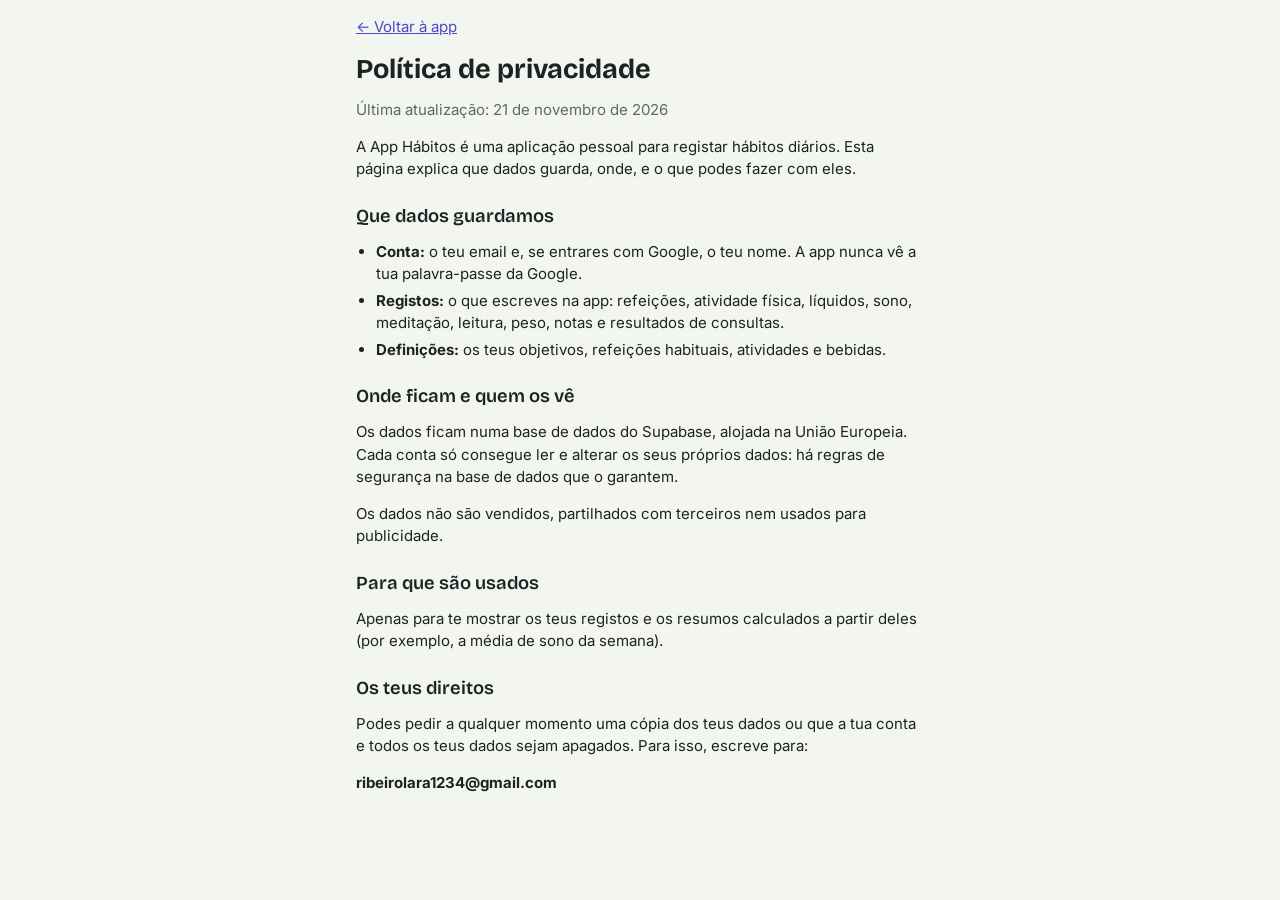
<file: privacidade.html>
<!DOCTYPE html>
<html lang="pt-PT">
<head>
  <meta charset="utf-8">
  <meta name="viewport" content="width=device-width, initial-scale=1">
  <title>Política de privacidade · App Hábitos</title>
  <link rel="stylesheet" href="https://fonts.googleapis.com/css2?family=Bricolage+Grotesque:opsz,wght@12..96,600;12..96,700&family=Inter:wght@400;500;600&display=swap">
  <link rel="stylesheet" href="css/style.css">
  <style>
    body { padding-bottom: 32px; }
    .texto { max-width: 65ch; display: grid; gap: 14px; }
    .texto h2 { margin-top: 10px; }
    .texto ul { margin: 0; padding-left: 20px; display: grid; gap: 4px; }
  </style>
</head>
<body>
  <main class="ecra">
    <article class="texto">
      <p><a href="./">← Voltar à app</a></p>
      <h1>Política de privacidade</h1>
      <p class="suave">Última atualização: 21 de novembro de 2026</p>

      <p>A App Hábitos é uma aplicação pessoal para registar hábitos diários. Esta página explica que dados guarda, onde, e o que podes fazer com eles.</p>

      <h2>Que dados guardamos</h2>
      <ul>
        <li><strong>Conta:</strong> o teu email e, se entrares com Google, o teu nome. A app nunca vê a tua palavra-passe da Google.</li>
        <li><strong>Registos:</strong> o que escreves na app: refeições, atividade física, líquidos, sono, meditação, leitura, peso, notas e resultados de consultas.</li>
        <li><strong>Definições:</strong> os teus objetivos, refeições habituais, atividades e bebidas.</li>
      </ul>

      <h2>Onde ficam e quem os vê</h2>
      <p>Os dados ficam numa base de dados do Supabase, alojada na União Europeia. Cada conta só consegue ler e alterar os seus próprios dados: há regras de segurança na base de dados que o garantem.</p>
      <p>Os dados não são vendidos, partilhados com terceiros nem usados para publicidade.</p>

      <h2>Para que são usados</h2>
      <p>Apenas para te mostrar os teus registos e os resumos calculados a partir deles (por exemplo, a média de sono da semana).</p>

      <h2>Os teus direitos</h2>
      <p>Podes pedir a qualquer momento uma cópia dos teus dados ou que a tua conta e todos os teus dados sejam apagados. Para isso, escreve para:</p>
      <!-- ✏️ ANTES DE PUBLICAR: troca o email abaixo pelo teu -->
      <p><strong>ribeirolara1234@gmail.com</strong></p>
    </article>
  </main>
</body>
</html>
</file>
<file: css/style.css>
/* =====================================================================
   App Hábitos — estilos
   Pensada primeiro para telemóvel. Todas as cores são "tokens"
   (variáveis), definidas uma vez para o tema claro e outra para o escuro.
   ===================================================================== */

:root {
  /* Superfícies e texto (neutros com um leve tom verde-acinzentado) */
  --fundo: #f3f5f1;
  --superficie: #ffffff;
  --superficie-2: #e9ede6;
  --linha: #d8ded4;
  --texto: #1b2420;
  --texto-suave: #5d6a63;

  /* Cor de destaque da app (botões, seleções) */
  --destaque: #4f46c8;
  --destaque-fundo: #ecebfb;
  --destaque-texto: #ffffff;

  /* Cores com significado: categorias das refeições */
  --plano: #23915a;
  --plano-fundo: #e2f3e8;
  --parcial: #b98500;
  --parcial-fundo: #fbf1d4;
  --livre: #d9622b;
  --livre-fundo: #fbe7dc;
  --perigo: #c4332f;

  /* Tipografia */
  --letra-titulo: 'Bricolage Grotesque', 'Segoe UI', system-ui, sans-serif;
  --letra-texto: 'Inter', 'Segoe UI', system-ui, -apple-system, sans-serif;

  --raio: 14px;
  --sombra: 0 1px 2px rgb(20 30 25 / 0.06), 0 2px 8px rgb(20 30 25 / 0.05);
  --largura: 600px;
  --altura-nav: 64px;
  color-scheme: light;
}

@media (prefers-color-scheme: dark) {
  :root {
    --fundo: #131715;
    --superficie: #1c211e;
    --superficie-2: #252b28;
    --linha: #333b36;
    --texto: #e8ece9;
    --texto-suave: #9aa69f;
    --destaque: #9c95ff;
    --destaque-fundo: #2a2850;
    --destaque-texto: #14122e;
    --plano: #5cc98b;
    --plano-fundo: #1d3326;
    --parcial: #e8b938;
    --parcial-fundo: #3a3118;
    --livre: #f08a57;
    --livre-fundo: #3d2418;
    --perigo: #f2726e;
    --sombra: none;
    color-scheme: dark;
  }
}

/* ---------- Base ---------- */
*, *::before, *::after { box-sizing: border-box; }
html, body { margin: 0; }
body {
  font-family: var(--letra-texto);
  font-size: 15px;
  line-height: 1.5;
  background: var(--fundo);
  color: var(--texto);
  -webkit-font-smoothing: antialiased;
  padding-bottom: calc(var(--altura-nav) + env(safe-area-inset-bottom, 0px) + 16px);
}
[hidden] { display: none !important; }
h1, h2, h3 { font-family: var(--letra-titulo); line-height: 1.2; margin: 0; text-wrap: balance; }
h1 { font-size: 1.7rem; font-weight: 700; }
h2 { font-size: 1.15rem; font-weight: 600; }
h3 { font-size: 1rem; font-weight: 600; }
p { margin: 0; }
a { color: var(--destaque); }
.suave { color: var(--texto-suave); }
.pequeno { font-size: 0.85rem; }
.num { font-variant-numeric: tabular-nums; }
:focus-visible { outline: 2px solid var(--destaque); outline-offset: 2px; }

.ecra {
  max-width: var(--largura);
  margin: 0 auto;
  padding: 16px max(16px, env(safe-area-inset-left, 0px)) 24px max(16px, env(safe-area-inset-right, 0px));
  display: grid;
  gap: 16px;
}
.a-carregar { color: var(--texto-suave); text-align: center; padding-top: 30vh; }

/* ---------- Cabeçalho ---------- */
.topo {
  position: sticky;
  top: 0;
  z-index: 10;
  display: flex;
  align-items: center;
  justify-content: space-between;
  max-width: var(--largura);
  margin: 0 auto;
  padding: calc(10px + env(safe-area-inset-top, 0px)) max(16px, env(safe-area-inset-right, 0px)) 10px max(16px, env(safe-area-inset-left, 0px));
  background: var(--fundo);
}
.marca {
  font-family: var(--letra-titulo);
  font-weight: 700;
  font-size: 1.1rem;
  color: var(--texto);
  text-decoration: none;
  display: flex;
  align-items: center;
  gap: 8px;
}
.marca::before {
  content: '';
  width: 18px;
  height: 18px;
  border-radius: 50%;
  border: 4px solid var(--destaque);
  border-right-color: var(--plano);
}
.botao-icone {
  display: grid;
  place-items: center;
  width: 40px;
  height: 40px;
  border-radius: 50%;
  color: var(--texto-suave);
  background: none;
  border: none;
  cursor: pointer;
  font: inherit;
  font-size: 1.6rem;
  line-height: 1;
  flex: none;
}
.botao-icone:hover { background: var(--superficie-2); color: var(--texto); }
.topo-acoes { display: flex; align-items: center; gap: 4px; }
/* Botão ↻ a girar enquanto atualiza */
.a-girar svg { animation: girar 0.8s linear infinite; }
@keyframes girar { to { transform: rotate(360deg); } }

/* ---------- Navegação de baixo ---------- */
.nav {
  position: fixed;
  left: 0;
  right: 0;
  bottom: 0;
  z-index: 10;
  display: flex;
  justify-content: center;
  background: var(--superficie);
  border-top: 1px solid var(--linha);
  padding: 0 max(8px, env(safe-area-inset-right, 0px)) env(safe-area-inset-bottom, 0px) max(8px, env(safe-area-inset-left, 0px));
}
.nav a {
  flex: 1;
  min-width: 0;
  max-width: 140px;
  height: var(--altura-nav);
  display: grid;
  place-items: center;
  align-content: center;
  gap: 2px;
  color: var(--texto-suave);
  text-decoration: none;
  font-size: 0.75rem;
  font-weight: 500;
}
.nav svg {
  width: 24px;
  height: 24px;
  fill: none;
  stroke: currentColor;
  stroke-width: 1.8;
  stroke-linecap: round;
  stroke-linejoin: round;
}
.nav a.ativo { color: var(--destaque); }
.nav a[data-rota="registar"] svg {
  width: 36px;
  height: 36px;
  padding: 6px;
  border-radius: 12px;
  background: var(--destaque);
  stroke: var(--destaque-texto);
  stroke-width: 2.4;
}

/* ---------- Cartões ---------- */
.cartao {
  background: var(--superficie);
  border-radius: var(--raio);
  box-shadow: var(--sombra);
  border: 1px solid var(--linha);
  padding: 16px;
  display: grid;
  gap: 12px;
  min-width: 0;
}
.cartao-cabeca {
  display: flex;
  align-items: center;
  justify-content: space-between;
  gap: 12px;
}
.rotulo {
  font-size: 0.72rem;
  font-weight: 600;
  letter-spacing: 0.06em;
  text-transform: uppercase;
  color: var(--texto-suave);
}

/* ---------- Botões ---------- */
.botao {
  appearance: none;
  border: none;
  border-radius: 999px;
  padding: 10px 18px;
  font: inherit;
  font-weight: 600;
  cursor: pointer;
  background: var(--destaque);
  color: var(--destaque-texto);
  display: inline-flex;
  align-items: center;
  justify-content: center;
  gap: 8px;
  text-decoration: none;
  min-height: 44px;
}
.botao:hover { filter: brightness(1.06); }
.botao:disabled { opacity: 0.55; cursor: default; }
.botao-sec { background: var(--superficie-2); color: var(--texto); }
.botao-perigo { background: var(--perigo); color: #fff; }
.botao-texto {
  background: none;
  color: var(--destaque);
  padding: 8px 4px;
  min-height: 0;
}
.botao-grande { width: 100%; padding: 14px 18px; font-size: 1rem; }
.botoes { display: flex; flex-wrap: wrap; gap: 8px; }

/* Botão do Google no ecrã de entrada */
.botao-google {
  background: var(--superficie);
  color: var(--texto);
  border: 1px solid var(--linha);
}

/* ---------- Formulários ---------- */
.campo { display: grid; gap: 4px; min-width: 0; }
.campo > span { font-size: 0.85rem; font-weight: 500; color: var(--texto-suave); }
input, textarea, select {
  font: inherit;
  color: var(--texto);
  background: var(--superficie);
  border: 1px solid var(--linha);
  border-radius: 10px;
  padding: 10px 12px;
  width: 100%;
  min-height: 44px;
}
textarea { resize: vertical; min-height: 64px; }
input[type="color"] { padding: 4px; height: 44px; }
input:focus, textarea:focus, select:focus { outline: none; border-color: var(--destaque); box-shadow: 0 0 0 3px var(--destaque-fundo); }
.linha-campos { display: grid; grid-template-columns: repeat(auto-fit, minmax(120px, 1fr)); gap: 10px; }

/* Interruptor (checkbox com aspeto de botão on/off) */
.interruptor { display: flex; align-items: center; justify-content: space-between; gap: 12px; cursor: pointer; }
.interruptor input { appearance: none; width: 46px; height: 28px; min-height: 0; padding: 0; border-radius: 999px; background: var(--linha); border: none; position: relative; cursor: pointer; flex: none; transition: background 0.15s; }
.interruptor input::after { content: ''; position: absolute; top: 3px; left: 3px; width: 22px; height: 22px; border-radius: 50%; background: #fff; transition: transform 0.15s; }
.interruptor input:checked { background: var(--destaque); }
.interruptor input:checked::after { transform: translateX(18px); }

/* Fichas (chips): escolhas rápidas */
.fichas { display: flex; flex-wrap: wrap; gap: 8px; }
.ficha {
  appearance: none;
  font: inherit;
  font-size: 0.9rem;
  font-weight: 500;
  border: 1px solid var(--linha);
  background: var(--superficie);
  color: var(--texto);
  border-radius: 999px;
  padding: 7px 14px;
  cursor: pointer;
  display: inline-flex;
  align-items: center;
  gap: 8px;
  min-height: 38px;
}
.ficha[aria-pressed="true"] { background: var(--destaque-fundo); border-color: var(--destaque); color: var(--texto); }
.ficha .ponto { width: 10px; height: 10px; border-radius: 50%; flex: none; }
.ficha-nova { border-style: dashed; color: var(--texto-suave); }

/* Botões segmentados (ex.: categoria da refeição, intensidade) */
.segmentos { display: flex; gap: 6px; flex-wrap: wrap; }
.segmentos button {
  appearance: none;
  flex: 1;
  min-width: 0;
  font: inherit;
  font-size: 0.85rem;
  font-weight: 500;
  padding: 8px 10px;
  border-radius: 10px;
  border: 1px solid var(--linha);
  background: var(--superficie);
  color: var(--texto-suave);
  cursor: pointer;
  min-height: 40px;
}
.segmentos button[aria-pressed="true"] { color: var(--texto); border-color: var(--destaque); background: var(--destaque-fundo); }
.segmentos button.cat-plano[aria-pressed="true"] { background: var(--plano-fundo); border-color: var(--plano); }
.segmentos button.cat-parcial[aria-pressed="true"] { background: var(--parcial-fundo); border-color: var(--parcial); }
.segmentos button.cat-livre[aria-pressed="true"] { background: var(--livre-fundo); border-color: var(--livre); }

/* ---------- Ecrã de entrada ---------- */
.entrada { min-height: 80vh; align-content: center; gap: 24px; }
.entrada-marca { display: grid; gap: 10px; }
.entrada-marca h1 { font-size: 2.2rem; }
.anel {
  width: 56px;
  height: 56px;
  border-radius: 50%;
  border: 9px solid var(--destaque);
  border-right-color: var(--plano);
  border-bottom-color: var(--parcial);
}
.separador { display: flex; align-items: center; gap: 12px; color: var(--texto-suave); font-size: 0.85rem; }
.separador::before, .separador::after { content: ''; flex: 1; height: 1px; background: var(--linha); }

/* ---------- Configuração inicial ---------- */
.passos { display: flex; gap: 6px; }
.passos span { flex: 1; height: 4px; border-radius: 4px; background: var(--linha); }
.passos span.feito { background: var(--destaque); }
.lista-edit { display: grid; gap: 8px; }
.lista-edit-linha { display: grid; grid-template-columns: 1fr 124px 40px; gap: 8px; align-items: center; }

/* ---------- Dashboard ---------- */
.saudacao { display: grid; gap: 4px; }
.metricas { display: grid; grid-template-columns: 1fr 1fr; gap: 12px; }
.metrica { padding: 14px; gap: 6px; align-content: start; }
.metrica-valor { font-family: var(--letra-titulo); font-size: 1.6rem; font-weight: 700; line-height: 1.1; font-variant-numeric: tabular-nums; }
.metrica-valor small { font-family: var(--letra-texto); font-size: 0.85rem; font-weight: 500; color: var(--texto-suave); }
.metrica-larga { grid-column: 1 / -1; }
.barra { height: 8px; border-radius: 8px; background: var(--superficie-2); overflow: hidden; }
.barra > span { display: block; height: 100%; border-radius: 8px; background: var(--destaque); }
.barra-multi { display: flex; height: 10px; border-radius: 10px; overflow: hidden; background: var(--superficie-2); }
.barra-multi span { height: 100%; }
.legenda { display: flex; flex-wrap: wrap; gap: 4px 14px; font-size: 0.82rem; color: var(--texto-suave); }
.legenda i { display: inline-block; width: 9px; height: 9px; border-radius: 50%; margin-right: 6px; }
.variacao-baixa { color: var(--plano); }
.variacao-sobe { color: var(--livre); }
.destaque-consulta { background: var(--destaque-fundo); border-color: transparent; }
.sparkline { width: 100%; height: 48px; display: block; }

/* ---------- Registo diário ---------- */
.seletor-data { display: flex; align-items: center; justify-content: space-between; gap: 8px; }
.seletor-data h1 { font-size: 1.25rem; text-align: center; }
.seletor-data input[type="date"] { width: auto; }
.refeicao { display: grid; gap: 8px; padding-top: 12px; border-top: 1px solid var(--linha); }
.refeicao:first-of-type { border-top: none; padding-top: 0; }
.refeicao-cabeca { display: flex; align-items: center; gap: 8px; }
.refeicao-cabeca .nome { flex: 1; font-weight: 600; min-width: 0; }
.refeicao-cabeca input[type="time"] { width: 124px; }
.refeicao-cabeca input.nome-extra { flex: 1; font-weight: 600; }
.item-linha { display: grid; grid-template-columns: 1fr 90px 40px; gap: 8px; align-items: center; }
.item-bloco { display: grid; gap: 8px; padding: 10px; border-radius: 10px; background: var(--superficie-2); }
.total-liquidos { display: flex; justify-content: space-between; align-items: baseline; font-variant-numeric: tabular-nums; }
.liquido-linha { display: flex; align-items: center; justify-content: space-between; gap: 8px; padding: 6px 0; border-bottom: 1px solid var(--linha); }
.liquido-linha:last-child { border-bottom: none; }
.horas-sono { font-family: var(--letra-titulo); font-size: 1.3rem; font-weight: 700; }
.barra-guardar {
  position: sticky;
  bottom: calc(var(--altura-nav) + env(safe-area-inset-bottom, 0px) + 8px);
  z-index: 5;
}

/* ---------- Tarefas ---------- */
.tarefa { display: grid; gap: 8px; padding-top: 12px; border-top: 1px solid var(--linha); }
.tarefa:first-of-type { border-top: none; padding-top: 0; }
.tarefa-cabeca { display: flex; align-items: center; gap: 8px; }
.tarefa-titulo {
  appearance: none; background: none; border: none; padding: 4px 0; margin: 0;
  font: inherit; font-weight: 600; color: var(--texto); text-align: left;
  flex: 1; min-width: 0; cursor: pointer; overflow-wrap: anywhere;
}
.tarefa .botao-icone { width: 32px; height: 32px; font-size: 1rem; color: var(--texto-suave); }
.estado-feita .tarefa-titulo { text-decoration: line-through; color: var(--texto-suave); }
.estado-nao_feita .tarefa-titulo { color: var(--texto-suave); }
.tarefa-meta { display: flex; flex-wrap: wrap; gap: 4px 12px; font-size: 0.85rem; }
.tarefa-data { font-weight: 500; color: var(--texto-suave); font-variant-numeric: tabular-nums; }
.tarefa-data.atrasada { color: var(--livre); }
.segmentos-tarefa button { font-size: 0.8rem; padding: 6px 4px; min-height: 36px; }
.segmentos button.est-a_fazer[aria-pressed="true"] { background: var(--destaque-fundo); border-color: var(--destaque); }
.segmentos button.est-feita[aria-pressed="true"] { background: var(--plano-fundo); border-color: var(--plano); }
.segmentos button.est-nao_feita[aria-pressed="true"] { background: var(--livre-fundo); border-color: var(--livre); }
.segmentos button.est-por_fazer[aria-pressed="true"] { background: var(--superficie-2); border-color: var(--texto-suave); }

/* ---------- Calendário ---------- */
.cal-cabeca { display: flex; align-items: center; justify-content: space-between; }
.cal-cabeca h2 { text-transform: capitalize; }
.cal-grelha { display: grid; grid-template-columns: repeat(7, 1fr); gap: 4px; }
.cal-semana { font-size: 0.72rem; font-weight: 600; color: var(--texto-suave); text-align: center; padding-bottom: 4px; }
.cal-dia {
  appearance: none;
  font: inherit;
  aspect-ratio: 1 / 1.1;
  max-width: 100%;
  border: 1px solid transparent;
  border-radius: 10px;
  background: var(--superficie-2);
  color: var(--texto);
  padding: 4px 2px;
  display: grid;
  grid-template-rows: auto 1fr;
  justify-items: center;
  cursor: pointer;
  font-size: 0.85rem;
  font-variant-numeric: tabular-nums;
  min-width: 0;
}
.cal-dia.vazio { background: none; cursor: default; }
.cal-dia.hoje { border-color: var(--destaque); font-weight: 700; }
.cal-dia.futuro { opacity: 0.45; }
.cal-dia.com-registo { background: var(--superficie); border-color: var(--linha); }
.cal-dia.hoje.com-registo { border-color: var(--destaque); }
.cal-pontos { display: flex; flex-wrap: wrap; justify-content: center; align-content: center; gap: 3px; padding: 0 2px; }
.cal-pontos i { width: 7px; height: 7px; border-radius: 50%; }
.contagens { display: grid; gap: 6px; }
.contagem { display: flex; justify-content: space-between; gap: 12px; font-variant-numeric: tabular-nums; }

/* ---------- Tabelas (consultas) ---------- */
.tabela-rolar { overflow-x: auto; margin: 0 -16px; padding: 0 16px; }
table { border-collapse: collapse; width: 100%; font-size: 0.88rem; font-variant-numeric: tabular-nums; }
th, td { padding: 8px 10px; text-align: right; border-bottom: 1px solid var(--linha); white-space: nowrap; }
th:first-child, td:first-child { text-align: left; }
th { font-weight: 600; color: var(--texto-suave); font-size: 0.78rem; }
td .dif { display: block; font-size: 0.75rem; }
tr.clicavel { cursor: pointer; }
tr.clicavel:hover td { background: var(--superficie-2); }
.medida-linha { display: grid; grid-template-columns: 1fr 80px 70px 40px; gap: 8px; }

/* ---------- Janelas e avisos ---------- */
.janela-fundo {
  position: fixed;
  inset: 0;
  z-index: 50;
  background: rgb(10 14 12 / 0.45);
  display: grid;
  place-items: center;
  padding: 16px;
}
.janela {
  background: var(--superficie);
  color: var(--texto);
  border-radius: var(--raio);
  padding: 20px;
  width: min(420px, 100%);
  display: grid;
  gap: 14px;
}
.janela-botoes { display: flex; justify-content: flex-end; gap: 8px; }
.aviso {
  position: fixed;
  left: 50%;
  bottom: calc(var(--altura-nav) + env(safe-area-inset-bottom, 0px) + 16px);
  transform: translate(-50%, 20px);
  opacity: 0;
  z-index: 60;
  background: var(--texto);
  color: var(--fundo);
  padding: 10px 18px;
  border-radius: 999px;
  font-weight: 500;
  transition: opacity 0.2s, transform 0.2s;
  max-width: calc(100% - 32px);
  text-align: center;
}
.aviso.visivel { opacity: 1; transform: translate(-50%, 0); }
.aviso-erro { background: var(--perigo); color: #fff; border-radius: 12px; }

@media (prefers-reduced-motion: reduce) {
  *, *::before, *::after { transition: none !important; animation: none !important; }
}

@media (min-width: 520px) {
  .metricas { grid-template-columns: repeat(3, 1fr); }
}
</file>
